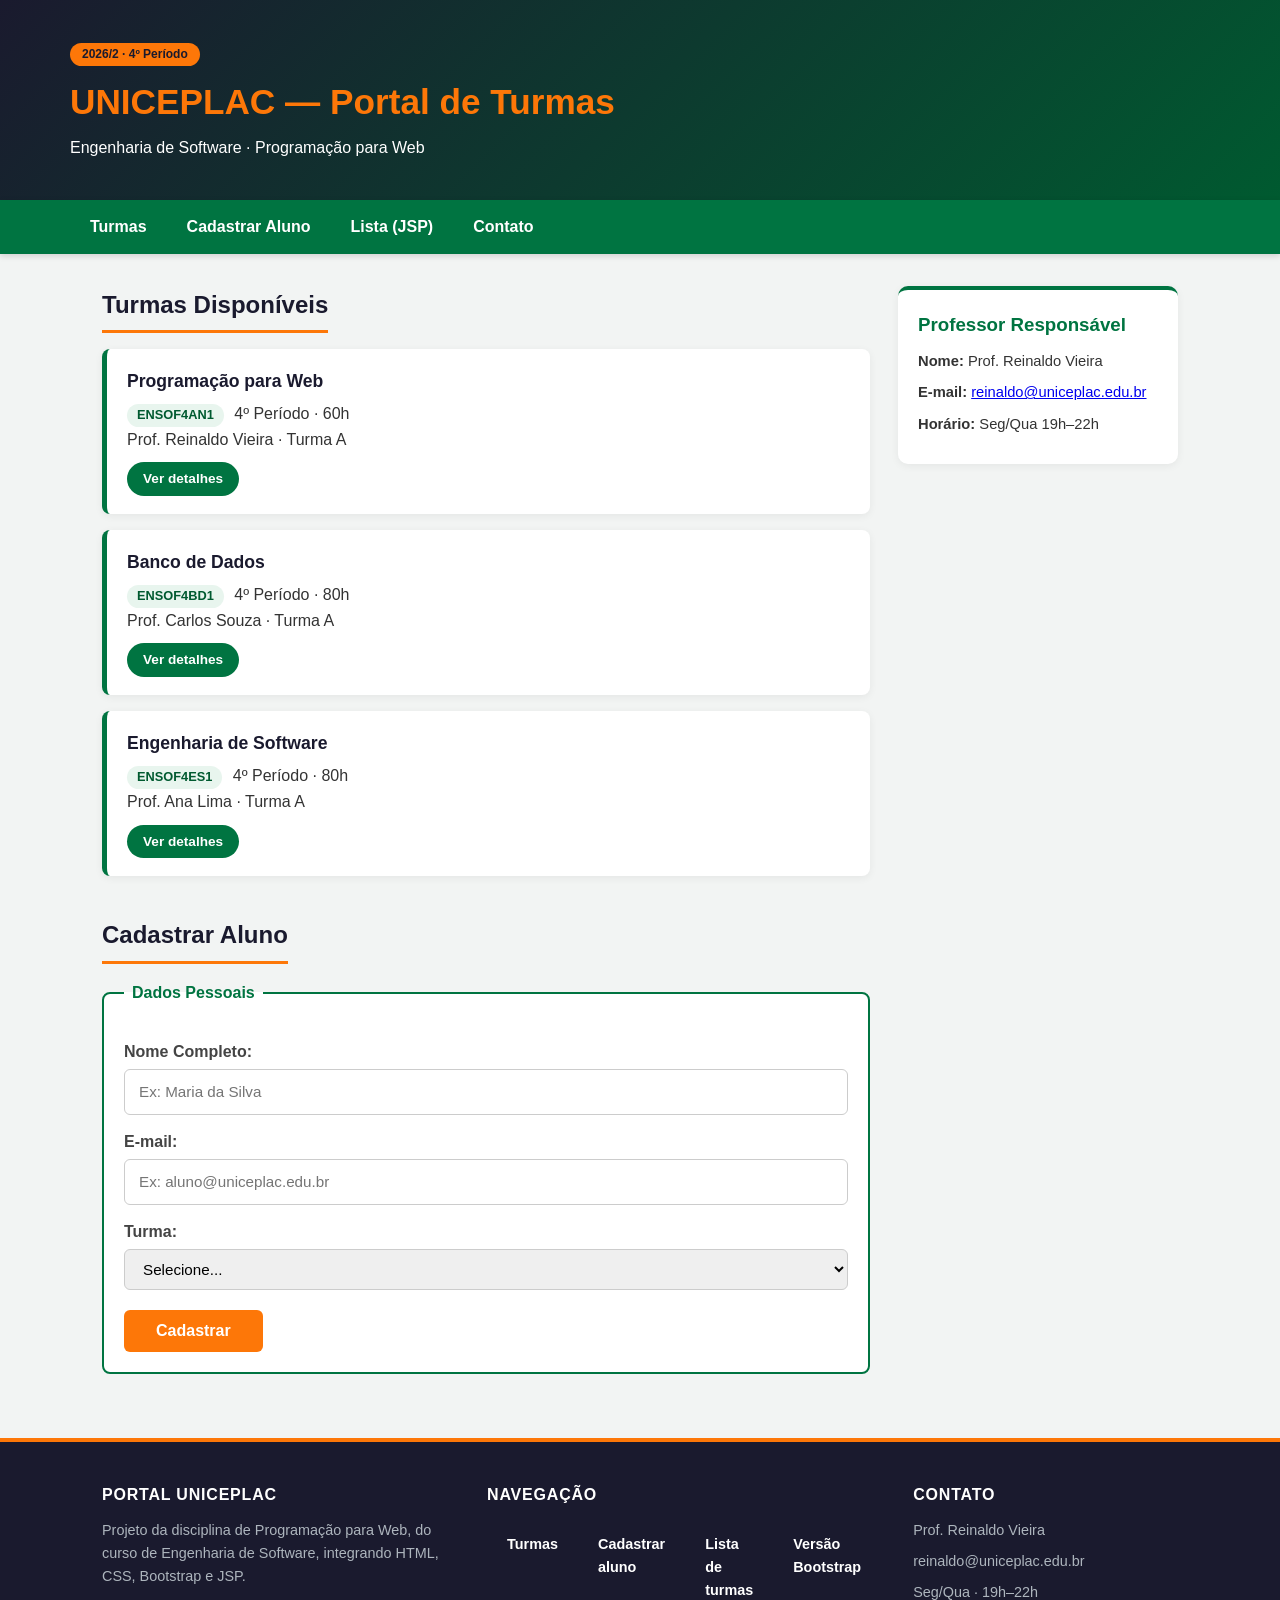
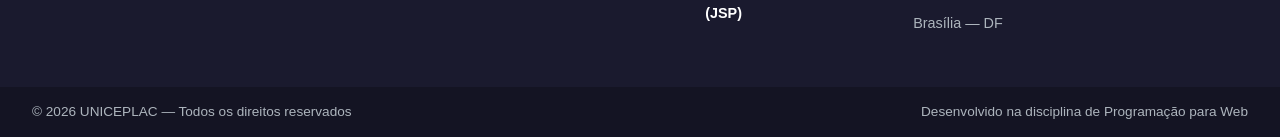
<file: index.html>
<!DOCTYPE html>
<html lang="pt-BR">
<head>
    <meta charset="UTF-8">
    <meta name="viewport" content="width=device-width, initial-scale=1.0">
    <meta name="description" content="Portal de Turmas da UNICEPLAC — Engenharia de Software, Programação para Web.">
    <meta name="theme-color" content="#007441">
    <title>Portal de Turmas — UNICEPLAC</title>
    <link rel="stylesheet" href="estilo.css">
</head>
<body>

    <!-- Acessibilidade: pular direto para o conteúdo -->
    <a class="skip-link" href="#conteudo">Ir para o conteúdo</a>

    <header id="topo">
        <div class="header-texto">
            <span class="selo">2026/2 · 4º Período</span>
            <h1>UNICEPLAC — Portal de Turmas</h1>
            <p>Engenharia de Software · Programação para Web</p>
        </div>
    </header>

    <nav aria-label="Navegação principal">
        <ul>
            <li><a href="#turmas">Turmas</a></li>
            <li><a href="#cadastrar">Cadastrar Aluno</a></li>
            <li><a href="turmas.jsp">Lista (JSP)</a></li>
            <li><a href="#contato">Contato</a></li>
        </ul>
    </nav>

    <main id="conteudo">

        <section id="turmas">
            <h2>Turmas Disponíveis</h2>

            <!-- Article = unidade de conteúdo independente -->
            <article>
                <h3>Programação para Web</h3>
                <p><span class="codigo">ENSOF4AN1</span> 4º Período · 60h</p>
                <p>Prof. Reinaldo Vieira · Turma A</p>
                <a href="#">Ver detalhes</a>
            </article>

            <article>
                <h3>Banco de Dados</h3>
                <p><span class="codigo">ENSOF4BD1</span> 4º Período · 80h</p>
                <p>Prof. Carlos Souza · Turma A</p>
                <a href="#">Ver detalhes</a>
            </article>

            <article>
                <h3>Engenharia de Software</h3>
                <p><span class="codigo">ENSOF4ES1</span> 4º Período · 80h</p>
                <p>Prof. Ana Lima · Turma A</p>
                <a href="#">Ver detalhes</a>
            </article>
        </section>

        <section id="cadastrar">
            <h2>Cadastrar Aluno</h2>

            <form action="processar.jsp" method="post">
                <fieldset>
                    <legend>Dados Pessoais</legend>

                    <label for="nome">Nome Completo:</label>
                    <input type="text"
                           id="nome"
                           name="nome"
                           placeholder="Ex: Maria da Silva"
                           autocomplete="name"
                           minlength="3"
                           required>

                    <label for="email">E-mail:</label>
                    <input type="email"
                           id="email"
                           name="email"
                           placeholder="Ex: aluno@uniceplac.edu.br"
                           autocomplete="email"
                           required>

                    <label for="turma">Turma:</label>
                    <select id="turma" name="turma" required>
                        <option value="">Selecione...</option>
                        <option value="web">Programação para Web</option>
                        <option value="bd">Banco de Dados</option>
                        <option value="es">Engenharia de Software</option>
                    </select>

                    <button type="submit">Cadastrar</button>
                </fieldset>
            </form>
        </section>

        <aside>
            <h3>Professor Responsável</h3>
            <p><strong>Nome:</strong> Prof. Reinaldo Vieira</p>
            <p><strong>E-mail:</strong> <a href="mailto:reinaldo@uniceplac.edu.br">reinaldo@uniceplac.edu.br</a></p>
            <p><strong>Horário:</strong> Seg/Qua 19h–22h</p>
        </aside>

    </main>

    <footer id="contato">
        <div class="footer-colunas">
            <div>
                <h2>Portal UNICEPLAC</h2>
                <p>Projeto da disciplina de Programação para Web, do curso de Engenharia de Software, integrando HTML, CSS, Bootstrap e JSP.</p>
            </div>

            <nav aria-label="Links do rodapé">
                <h2>Navegação</h2>
                <ul>
                    <li><a href="#turmas">Turmas</a></li>
                    <li><a href="#cadastrar">Cadastrar aluno</a></li>
                    <li><a href="turmas.jsp">Lista de turmas (JSP)</a></li>
                    <li><a href="portal-bootstrap.html">Versão Bootstrap</a></li>
                </ul>
            </nav>

            <address>
                <h2>Contato</h2>
                <p>Prof. Reinaldo Vieira</p>
                <p><a href="mailto:reinaldo@uniceplac.edu.br">reinaldo@uniceplac.edu.br</a></p>
                <p>Seg/Qua · 19h–22h</p>
                <p>Brasília — DF</p>
            </address>
        </div>

        <div class="footer-base">
            <p>&copy; 2026 UNICEPLAC — Todos os direitos reservados</p>
            <p>Desenvolvido na disciplina de Programação para Web</p>
        </div>
    </footer>

</body>
</html>
</file>
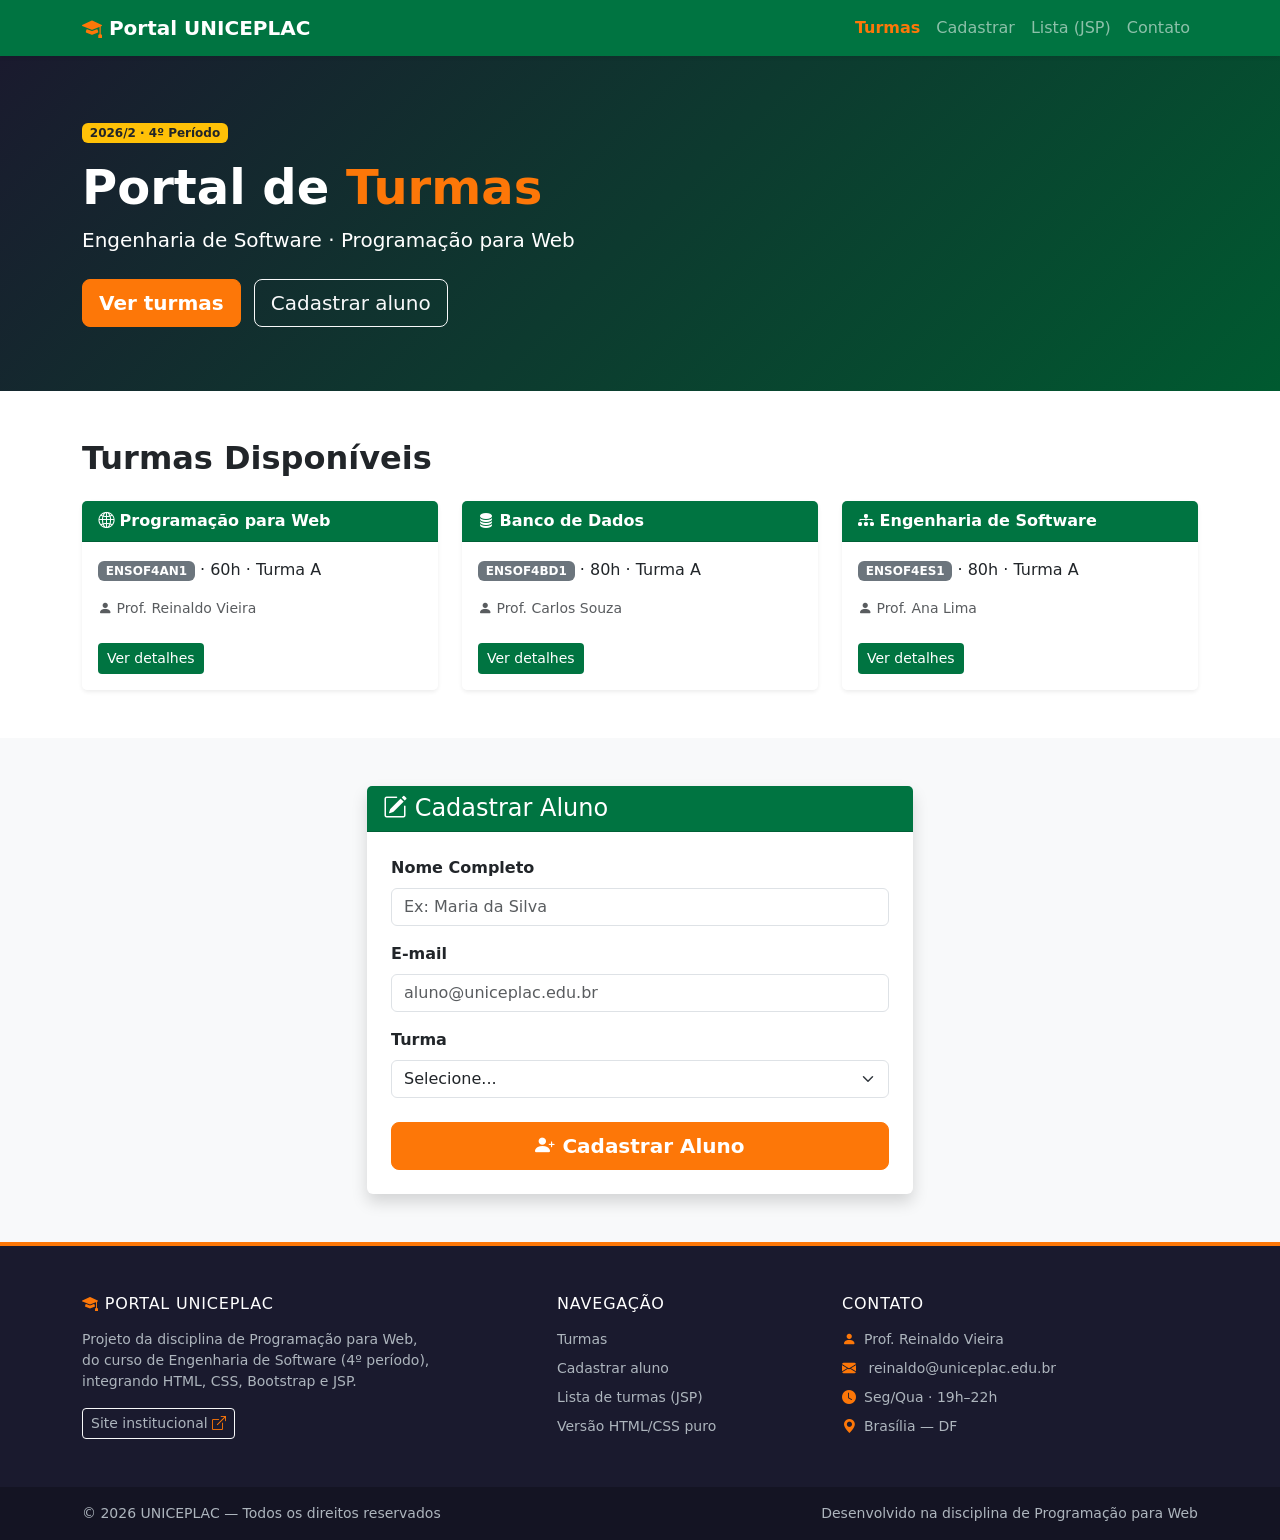
<file: portal-bootstrap.html>
<!DOCTYPE html>
<html lang="pt-BR">
<head>
    <meta charset="UTF-8">
    <meta name="viewport" content="width=device-width, initial-scale=1.0">
    <meta name="description" content="Portal de Turmas da UNICEPLAC — Engenharia de Software, Programação para Web.">
    <meta name="theme-color" content="#007441">
    <title>Portal de Turmas — UNICEPLAC</title>

    <!-- Bootstrap 5 + Bootstrap Icons via CDN -->
    <link href="https://cdn.jsdelivr.net/npm/bootstrap@5.3.3/dist/css/bootstrap.min.css" rel="stylesheet">
    <link href="https://cdn.jsdelivr.net/npm/bootstrap-icons@1.11.3/font/bootstrap-icons.min.css" rel="stylesheet">

    <style>
        :root {
            --uni-verde:  #007441;
            --uni-verde-escuro: #005a30;
            --uni-laranja: #FD7708;
            --uni-escura: #1A1A2E;
            --bs-primary: var(--uni-verde);
            --bs-primary-rgb: 0, 116, 65;
        }

        html { scroll-behavior: smooth; }
        section[id], footer[id] { scroll-margin-top: 72px; }   /* compensa a navbar fixa */
        @media (prefers-reduced-motion: reduce) { html { scroll-behavior: auto; } }

        .bg-uniceplac   { background-color: var(--uni-verde) !important; }
        .text-laranja   { color: var(--uni-laranja) !important; }

        .btn-laranja {
            background-color: var(--uni-laranja);
            border-color: var(--uni-laranja);
            color: #fff;
            font-weight: 700;
        }
        .btn-laranja:hover, .btn-laranja:focus-visible {
            background-color: #d96200;
            border-color: #d96200;
            color: #fff;
        }

        /* Navbar */
        .navbar .nav-link.active { color: var(--uni-laranja) !important; font-weight: 600; }

        /* Hero */
        .hero {
            background: linear-gradient(135deg, var(--uni-escura) 0%, var(--uni-verde-escuro) 100%);
            color: #fff;
        }

        /* Cards de turma */
        .card-turma { transition: transform .2s, box-shadow .2s; }
        .card-turma:hover { transform: translateY(-4px); box-shadow: 0 .75rem 1.5rem rgba(0,116,65,.18) !important; }

        /* Footer */
        .site-footer {
            background: var(--uni-escura);
            color: #adb5bd;
            border-top: 4px solid var(--uni-laranja);
        }
        .site-footer h2 { font-size: 1rem; color: #fff; text-transform: uppercase; letter-spacing: .05em; }
        .site-footer a { color: #adb5bd; text-decoration: none; }
        .site-footer a:hover, .site-footer a:focus-visible { color: var(--uni-laranja); }
        .site-footer .bi { color: var(--uni-laranja); }
        .footer-bottom { background: rgba(0,0,0,.25); font-size: .875rem; }

        /* Botão voltar ao topo */
        #btnTopo {
            position: fixed; bottom: 1rem; left: 1rem; z-index: 1030;
            display: none; width: 44px; height: 44px; padding: 0;
        }
    </style>
</head>
<body>

<!-- Acessibilidade: pular direto para o conteúdo -->
<a class="visually-hidden-focusable position-absolute p-2 bg-white" href="#conteudo">Ir para o conteúdo</a>

<!-- ═════════ NAVBAR ═════════ -->
<nav class="navbar navbar-expand-lg navbar-dark bg-uniceplac sticky-top shadow-sm" aria-label="Navegação principal">
    <div class="container">
        <a class="navbar-brand fw-bold" href="#topo">
            <i class="bi bi-mortarboard-fill text-laranja" aria-hidden="true"></i> Portal UNICEPLAC
        </a>

        <button class="navbar-toggler border-0" type="button"
                data-bs-toggle="collapse" data-bs-target="#navMenu"
                aria-controls="navMenu" aria-expanded="false" aria-label="Abrir menu">
            <span class="navbar-toggler-icon"></span>
        </button>

        <div class="collapse navbar-collapse" id="navMenu">
            <ul class="navbar-nav ms-auto">
                <li class="nav-item"><a class="nav-link" href="#turmas">Turmas</a></li>
                <li class="nav-item"><a class="nav-link" href="#cadastrar">Cadastrar</a></li>
                <li class="nav-item"><a class="nav-link" href="turmas.jsp">Lista (JSP)</a></li>
                <li class="nav-item"><a class="nav-link" href="#contato">Contato</a></li>
            </ul>
        </div>
    </div>
</nav>

<main id="conteudo">

    <!-- ═════════ HERO ═════════ -->
    <header class="hero py-5" id="topo">
        <div class="container py-3">
            <span class="badge bg-warning text-dark mb-3">2026/2 · 4º Período</span>
            <h1 class="display-5 fw-bold">Portal de <span class="text-laranja">Turmas</span></h1>
            <p class="lead mb-4">Engenharia de Software · Programação para Web</p>
            <a href="#turmas" class="btn btn-laranja btn-lg me-2">Ver turmas</a>
            <a href="#cadastrar" class="btn btn-outline-light btn-lg">Cadastrar aluno</a>
        </div>
    </header>

    <!-- ═════════ TURMAS ═════════ -->
    <section id="turmas" class="py-5">
        <div class="container">
            <h2 class="mb-4 fw-bold">Turmas Disponíveis</h2>

            <div class="row g-4">

                <div class="col-md-6 col-lg-4">
                    <div class="card card-turma h-100 border-0 shadow-sm">
                        <div class="card-header bg-uniceplac text-white fw-bold">
                            <i class="bi bi-globe2" aria-hidden="true"></i> Programação para Web
                        </div>
                        <div class="card-body">
                            <p class="card-text">
                                <span class="badge bg-secondary">ENSOF4AN1</span> · 60h · Turma A
                            </p>
                            <p class="text-muted small mb-0"><i class="bi bi-person-fill" aria-hidden="true"></i> Prof. Reinaldo Vieira</p>
                        </div>
                        <div class="card-footer bg-white border-0 pb-3">
                            <a href="#" class="btn btn-sm bg-uniceplac text-white">Ver detalhes</a>
                        </div>
                    </div>
                </div>

                <div class="col-md-6 col-lg-4">
                    <div class="card card-turma h-100 border-0 shadow-sm">
                        <div class="card-header bg-uniceplac text-white fw-bold">
                            <i class="bi bi-database-fill" aria-hidden="true"></i> Banco de Dados
                        </div>
                        <div class="card-body">
                            <p class="card-text">
                                <span class="badge bg-secondary">ENSOF4BD1</span> · 80h · Turma A
                            </p>
                            <p class="text-muted small mb-0"><i class="bi bi-person-fill" aria-hidden="true"></i> Prof. Carlos Souza</p>
                        </div>
                        <div class="card-footer bg-white border-0 pb-3">
                            <a href="#" class="btn btn-sm bg-uniceplac text-white">Ver detalhes</a>
                        </div>
                    </div>
                </div>

                <div class="col-md-6 col-lg-4">
                    <div class="card card-turma h-100 border-0 shadow-sm">
                        <div class="card-header bg-uniceplac text-white fw-bold">
                            <i class="bi bi-diagram-3-fill" aria-hidden="true"></i> Engenharia de Software
                        </div>
                        <div class="card-body">
                            <p class="card-text">
                                <span class="badge bg-secondary">ENSOF4ES1</span> · 80h · Turma A
                            </p>
                            <p class="text-muted small mb-0"><i class="bi bi-person-fill" aria-hidden="true"></i> Prof. Ana Lima</p>
                        </div>
                        <div class="card-footer bg-white border-0 pb-3">
                            <a href="#" class="btn btn-sm bg-uniceplac text-white">Ver detalhes</a>
                        </div>
                    </div>
                </div>

            </div>
        </div>
    </section>

    <!-- ═════════ CADASTRO ═════════ -->
    <section id="cadastrar" class="py-5 bg-light">
        <div class="container">
            <div class="row justify-content-center">
                <div class="col-lg-6">
                    <div class="card shadow border-0">
                        <div class="card-header bg-uniceplac text-white">
                            <h2 class="h4 mb-0"><i class="bi bi-pencil-square" aria-hidden="true"></i> Cadastrar Aluno</h2>
                        </div>
                        <div class="card-body p-4">
                            <form id="formCadastro" action="processar.jsp" method="post"
                                  class="needs-validation" novalidate>

                                <div class="mb-3">
                                    <label class="form-label fw-semibold" for="nome">Nome Completo</label>
                                    <input type="text" class="form-control" id="nome" name="nome"
                                           placeholder="Ex: Maria da Silva"
                                           autocomplete="name" minlength="3" required>
                                    <div class="invalid-feedback">Informe o nome completo (mín. 3 caracteres).</div>
                                </div>

                                <div class="mb-3">
                                    <label class="form-label fw-semibold" for="email">E-mail</label>
                                    <input type="email" class="form-control" id="email" name="email"
                                           placeholder="aluno@uniceplac.edu.br"
                                           autocomplete="email" required>
                                    <div class="invalid-feedback">Informe um e-mail válido.</div>
                                </div>

                                <div class="mb-4">
                                    <label class="form-label fw-semibold" for="turma">Turma</label>
                                    <select class="form-select" id="turma" name="turma" required>
                                        <option value="">Selecione...</option>
                                        <option value="web">Programação para Web</option>
                                        <option value="bd">Banco de Dados</option>
                                        <option value="es">Engenharia de Software</option>
                                    </select>
                                    <div class="invalid-feedback">Escolha uma turma.</div>
                                </div>

                                <button type="submit" class="btn btn-laranja btn-lg w-100">
                                    <i class="bi bi-person-plus-fill" aria-hidden="true"></i> Cadastrar Aluno
                                </button>
                            </form>
                        </div>
                    </div>
                </div>
            </div>
        </div>
    </section>
</main>

<!-- ═════════ FOOTER ═════════ -->
<footer id="contato" class="site-footer">
    <div class="container py-5">
        <div class="row g-4">

            <div class="col-lg-4">
                <h2 class="mb-3"><i class="bi bi-mortarboard-fill" aria-hidden="true"></i> Portal UNICEPLAC</h2>
                <p class="small">Projeto da disciplina de Programação para Web, do curso de Engenharia de Software (4º período), integrando HTML, CSS, Bootstrap e JSP.</p>
                <a href="https://www.uniceplac.edu.br" target="_blank" rel="noopener noreferrer"
                   class="btn btn-sm btn-outline-light">
                    Site institucional <i class="bi bi-box-arrow-up-right" aria-hidden="true"></i>
                </a>
            </div>

            <div class="col-6 col-lg-3 offset-lg-1">
                <h2 class="mb-3">Navegação</h2>
                <ul class="list-unstyled small mb-0">
                    <li class="mb-2"><a href="#turmas">Turmas</a></li>
                    <li class="mb-2"><a href="#cadastrar">Cadastrar aluno</a></li>
                    <li class="mb-2"><a href="turmas.jsp">Lista de turmas (JSP)</a></li>
                    <li><a href="index.html">Versão HTML/CSS puro</a></li>
                </ul>
            </div>

            <div class="col-6 col-lg-4">
                <h2 class="mb-3">Contato</h2>
                <address class="small mb-0">
                    <p class="mb-2"><i class="bi bi-person-fill me-2" aria-hidden="true"></i>Prof. Reinaldo Vieira</p>
                    <p class="mb-2"><i class="bi bi-envelope-fill me-2" aria-hidden="true"></i>
                        <a href="mailto:reinaldo@uniceplac.edu.br">reinaldo@uniceplac.edu.br</a></p>
                    <p class="mb-2"><i class="bi bi-clock-fill me-2" aria-hidden="true"></i>Seg/Qua · 19h–22h</p>
                    <p class="mb-0"><i class="bi bi-geo-alt-fill me-2" aria-hidden="true"></i>Brasília — DF</p>
                </address>
            </div>

        </div>
    </div>

    <div class="footer-bottom py-3">
        <div class="container d-flex flex-column flex-md-row justify-content-between align-items-center gap-1">
            <span>© <span id="anoAtual">2026</span> UNICEPLAC — Todos os direitos reservados</span>
            <span>Desenvolvido na disciplina de Programação para Web</span>
        </div>
    </div>
</footer>

<!-- Voltar ao topo -->
<button id="btnTopo" type="button" class="btn btn-laranja rounded-circle shadow" aria-label="Voltar ao topo">
    <i class="bi bi-arrow-up" aria-hidden="true"></i>
</button>

<!-- Toast de confirmação -->
<div class="toast-container position-fixed bottom-0 end-0 p-3">
    <div id="toastCadastro" class="toast align-items-center text-bg-success border-0"
         role="status" aria-live="polite" aria-atomic="true">
        <div class="d-flex">
            <div class="toast-body"><i class="bi bi-check-circle-fill me-1" aria-hidden="true"></i> Aluno cadastrado com sucesso!</div>
            <button type="button" class="btn-close btn-close-white me-2 m-auto"
                    data-bs-dismiss="toast" aria-label="Fechar"></button>
        </div>
    </div>
</div>

<script src="https://cdn.jsdelivr.net/npm/bootstrap@5.3.3/dist/js/bootstrap.bundle.min.js"></script>
<script>
    // true  = só mostra o toast (útil abrindo o HTML direto no navegador)
    // false = envia de verdade para processar.jsp (requer Tomcat)
    const MODO_DEMO = true;

    // Ano dinâmico no rodapé
    document.getElementById('anoAtual').textContent = new Date().getFullYear();

    // Validação + toast
    const form  = document.getElementById('formCadastro');
    const toast = new bootstrap.Toast(document.getElementById('toastCadastro'), { delay: 3000 });

    form.addEventListener('submit', function (e) {
        if (!form.checkValidity()) {
            e.preventDefault();
            e.stopPropagation();
            form.classList.add('was-validated');
            form.querySelector(':invalid').focus();
            return;
        }
        if (MODO_DEMO) {
            e.preventDefault();
            toast.show();
            form.reset();
            form.classList.remove('was-validated');
        }
    });

    // Scrollspy: marca o link ativo conforme a seção visível
    const links = document.querySelectorAll('.navbar .nav-link[href^="#"]');
    const observer = new IntersectionObserver(function (entries) {
        entries.forEach(function (en) {
            if (en.isIntersecting) {
                links.forEach(function (l) {
                    l.classList.toggle('active', l.getAttribute('href') === '#' + en.target.id);
                });
            }
        });
    }, { rootMargin: '-40% 0px -55% 0px' });
    document.querySelectorAll('#turmas, #cadastrar, #contato').forEach(function (s) { observer.observe(s); });

    // Voltar ao topo
    const btnTopo = document.getElementById('btnTopo');
    window.addEventListener('scroll', function () {
        btnTopo.style.display = window.scrollY > 400 ? 'block' : 'none';
    });
    btnTopo.addEventListener('click', function () { window.scrollTo({ top: 0, behavior: 'smooth' }); });
</script>
</body>
</html>
</file>
<file: estilo.css>
/* ═══════════════════════════════════════════
   Portal de Turmas — UNICEPLAC
   ═══════════════════════════════════════════ */

/* ── Variáveis CSS — paleta UNICEPLAC ── */
:root {
    --cor-principal:  #007441;   /* verde */
    --cor-principal-escura: #005a30;
    --cor-destaque:   #FD7708;   /* laranja */
    --cor-destaque-escura: #d96200;
    --cor-escura:     #1A1A2E;   /* quase preto */
    --cor-fundo:      #F2F4F3;
    --cor-texto:      #333;
    --cor-erro:       #c62828;
    --raio:           8px;
    --sombra:         0 2px 8px rgba(0, 0, 0, 0.06);
    --fonte-principal: 'Segoe UI', Arial, sans-serif;
}

/* ── Reset básico ── */
* {
    box-sizing: border-box;
    margin: 0;
    padding: 0;
}

html {
    scroll-behavior: smooth;
}

/* compensa a nav fixa ao navegar por âncoras */
section[id], footer[id] {
    scroll-margin-top: 64px;
}

body {
    font-family: var(--fonte-principal);
    background: var(--cor-fundo);
    color: var(--cor-texto);
    line-height: 1.6;
}

a:focus-visible,
button:focus-visible {
    outline: 3px solid var(--cor-destaque);
    outline-offset: 2px;
}

/* ── Acessibilidade: skip link ── */
.skip-link {
    position: absolute;
    left: -999px;
    top: 8px;
    background: white;
    color: var(--cor-escura);
    padding: 8px 14px;
    border-radius: var(--raio);
    z-index: 100;
}
.skip-link:focus {
    left: 8px;
}

/* ── Header ── */
header {
    background: linear-gradient(135deg, var(--cor-escura) 0%, var(--cor-principal-escura) 100%);
    color: white;
    padding: 40px 32px;
}

.header-texto {
    max-width: 1140px;
    margin: 0 auto;
}

header h1 {
    font-size: clamp(1.5rem, 4vw, 2.2rem);
    color: var(--cor-destaque);
    margin: 8px 0 4px;
}

.selo {
    display: inline-block;
    background: var(--cor-destaque);
    color: var(--cor-escura);
    font-size: 0.75rem;
    font-weight: 700;
    padding: 2px 12px;
    border-radius: 20px;
}

/* ── Nav (fixa no topo ao rolar) ── */
nav {
    background: var(--cor-principal);
    padding: 0 32px;
    position: sticky;
    top: 0;
    z-index: 10;
    box-shadow: 0 2px 6px rgba(0, 0, 0, 0.15);
}

nav ul {
    list-style: none;
    display: flex;
    gap: 0;
    max-width: 1140px;
    margin: 0 auto;
}

nav ul li a {
    display: block;
    color: white;
    text-decoration: none;
    padding: 14px 20px;
    font-weight: 600;
    transition: background 0.2s, color 0.2s;
}

nav ul li a:hover {
    background: rgba(255, 255, 255, 0.15);
    color: var(--cor-destaque);
}

/* ── Layout principal: 2 colunas (conteúdo + aside) ── */
main {
    display: grid;
    grid-template-columns: 1fr 280px;
    gap: 24px 28px;
    align-items: start;
    padding: 32px;
    max-width: 1140px;
    margin: 0 auto;
}

main section {
    grid-column: 1;
}

main h2 {
    color: var(--cor-escura);
    margin-bottom: 16px;
    padding-bottom: 6px;
    border-bottom: 3px solid var(--cor-destaque);
    display: inline-block;
}

main aside {
    grid-column: 2;
    grid-row: 1 / span 2;
    position: sticky;
    top: 76px;
    background: white;
    padding: 20px;
    border-radius: 10px;
    border-top: 4px solid var(--cor-principal);
    box-shadow: var(--sombra);
}

main aside h3 {
    margin-bottom: 10px;
    color: var(--cor-principal);
}

main aside p {
    margin-bottom: 8px;
    font-size: 0.92rem;
    overflow-wrap: anywhere;
}

/* ── Cards de turma ── */
article {
    background: white;
    border-radius: var(--raio);
    border-left: 5px solid var(--cor-principal);
    padding: 18px 20px;
    margin-bottom: 16px;
    box-shadow: var(--sombra);
    transition: transform 0.2s, box-shadow 0.2s;
}

article:hover {
    transform: translateX(4px);
    box-shadow: 0 4px 14px rgba(0, 116, 65, 0.15);
}

article h3 {
    color: var(--cor-escura);
    margin-bottom: 6px;
    font-size: 1.1rem;
}

.codigo {
    display: inline-block;
    background: #e8f5ee;
    color: var(--cor-principal-escura);
    font-size: 0.8rem;
    font-weight: 700;
    padding: 1px 10px;
    border-radius: 20px;
    margin-right: 6px;
}

article a {
    display: inline-block;
    margin-top: 10px;
    background: var(--cor-principal);
    color: white;
    padding: 6px 16px;
    border-radius: 20px;
    text-decoration: none;
    font-size: 0.85rem;
    font-weight: 600;
    transition: background 0.2s;
}

article a:hover {
    background: var(--cor-principal-escura);
}

/* ── Formulário ── */
fieldset {
    border: 2px solid var(--cor-principal);
    border-radius: var(--raio);
    padding: 20px;
    background: white;
}

legend {
    color: var(--cor-principal);
    font-weight: 700;
    padding: 0 8px;
    font-size: 1rem;
}

label {
    display: block;
    font-weight: 600;
    margin-top: 14px;
    margin-bottom: 4px;
    color: #444;
}

input[type="text"],
input[type="email"],
select {
    width: 100%;
    padding: 10px 14px;
    border: 1px solid #ccc;
    border-radius: 6px;
    font: inherit;
    font-size: 0.95rem;
    transition: border-color 0.2s, box-shadow 0.2s;
}

input:focus, select:focus {
    outline: none;
    border-color: var(--cor-principal);
    box-shadow: 0 0 0 3px rgba(0, 116, 65, 0.15);
}

/* feedback visual só depois que o usuário interage */
input:user-invalid, select:user-invalid {
    border-color: var(--cor-erro);
    box-shadow: 0 0 0 3px rgba(198, 40, 40, 0.12);
}
input:user-valid, select:user-valid {
    border-color: var(--cor-principal);
}

button[type="submit"] {
    margin-top: 20px;
    background: var(--cor-destaque);
    color: white;
    border: none;
    padding: 12px 32px;
    border-radius: 6px;
    font-size: 1rem;
    font-weight: 700;
    cursor: pointer;
    transition: background 0.2s, transform 0.1s;
}

button[type="submit"]:hover {
    background: var(--cor-destaque-escura);
}

button[type="submit"]:active {
    transform: scale(0.98);
}

/* ── Footer ── */
footer {
    background: var(--cor-escura);
    color: #adb5bd;
    border-top: 4px solid var(--cor-destaque);
    margin-top: 32px;
}

.footer-colunas {
    display: grid;
    grid-template-columns: 2fr 1fr 1.5fr;
    gap: 32px;
    max-width: 1140px;
    margin: 0 auto;
    padding: 40px 32px;
    font-size: 0.9rem;
}

footer h2 {
    color: white;
    font-size: 1rem;
    text-transform: uppercase;
    letter-spacing: 0.05em;
    margin-bottom: 12px;
}

footer p, footer li {
    margin-bottom: 8px;
}

footer ul {
    list-style: none;
}

footer a {
    color: #adb5bd;
    text-decoration: none;
    transition: color 0.2s;
}

footer a:hover {
    color: var(--cor-destaque);
}

footer address {
    font-style: normal;
}

/* o seletor "nav" global não deve afetar o nav do rodapé */
footer nav {
    position: static;
    background: none;
    padding: 0;
    box-shadow: none;
}

.footer-base {
    background: rgba(0, 0, 0, 0.25);
    display: flex;
    justify-content: space-between;
    flex-wrap: wrap;
    gap: 4px 24px;
    padding: 14px 32px;
    font-size: 0.85rem;
}

.footer-base p {
    margin: 0;
}

/* ── Tablet / Mobile: empilha colunas ── */
@media (max-width: 768px) {
    header {
        padding: 28px 16px;
    }
    nav {
        padding: 0 8px;
    }
    nav ul {
        flex-wrap: wrap;
    }
    nav ul li a {
        padding: 10px 14px;
        font-size: 0.9rem;
    }
    main {
        grid-template-columns: 1fr;
        padding: 16px;
    }
    main section,
    main aside {
        grid-column: 1;
        grid-row: auto;
    }
    main aside {
        position: static;
        order: -1;            /* professor aparece antes das turmas no mobile */
    }
    .footer-colunas {
        grid-template-columns: 1fr;
        padding: 28px 16px;
    }
    .footer-base {
        flex-direction: column;
        padding: 14px 16px;
    }
}

/* ── Respeita quem prefere menos movimento ── */
@media (prefers-reduced-motion: reduce) {
    html { scroll-behavior: auto; }
    * { transition: none !important; }
}
</file>
